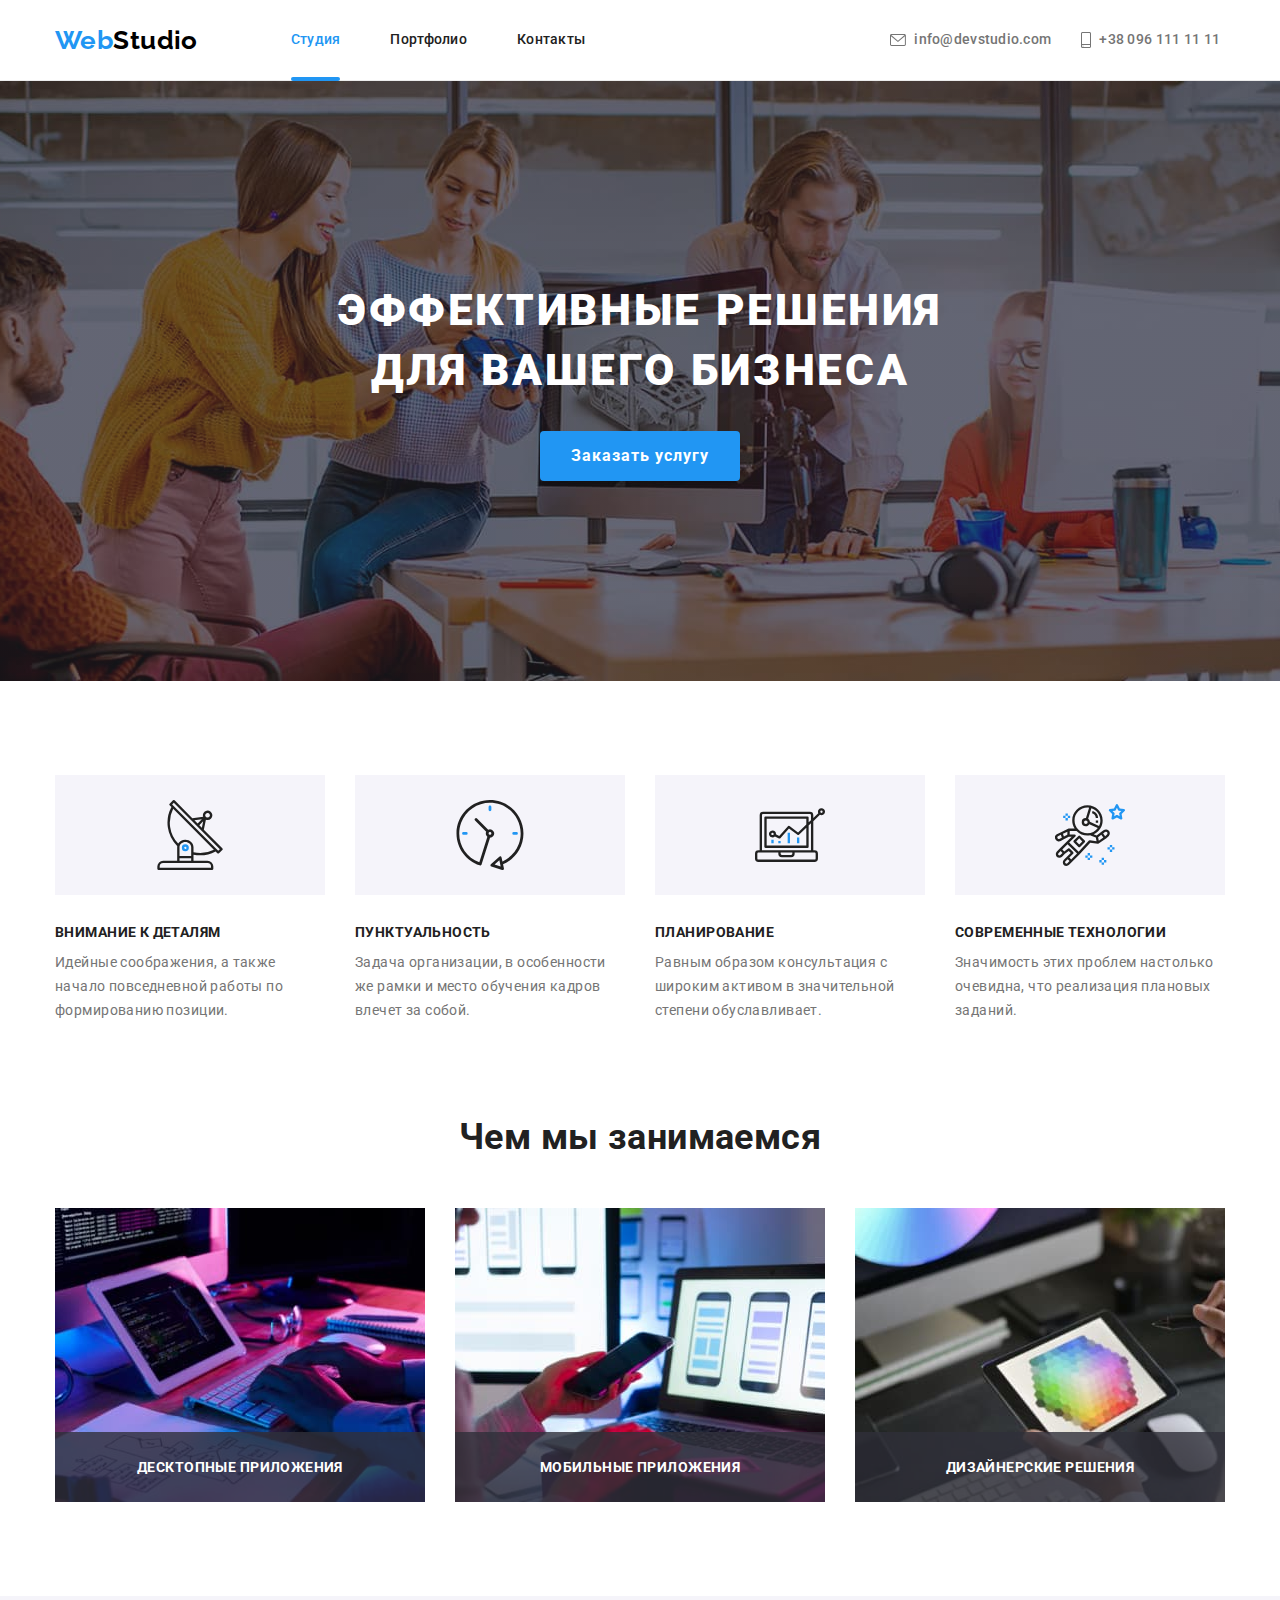
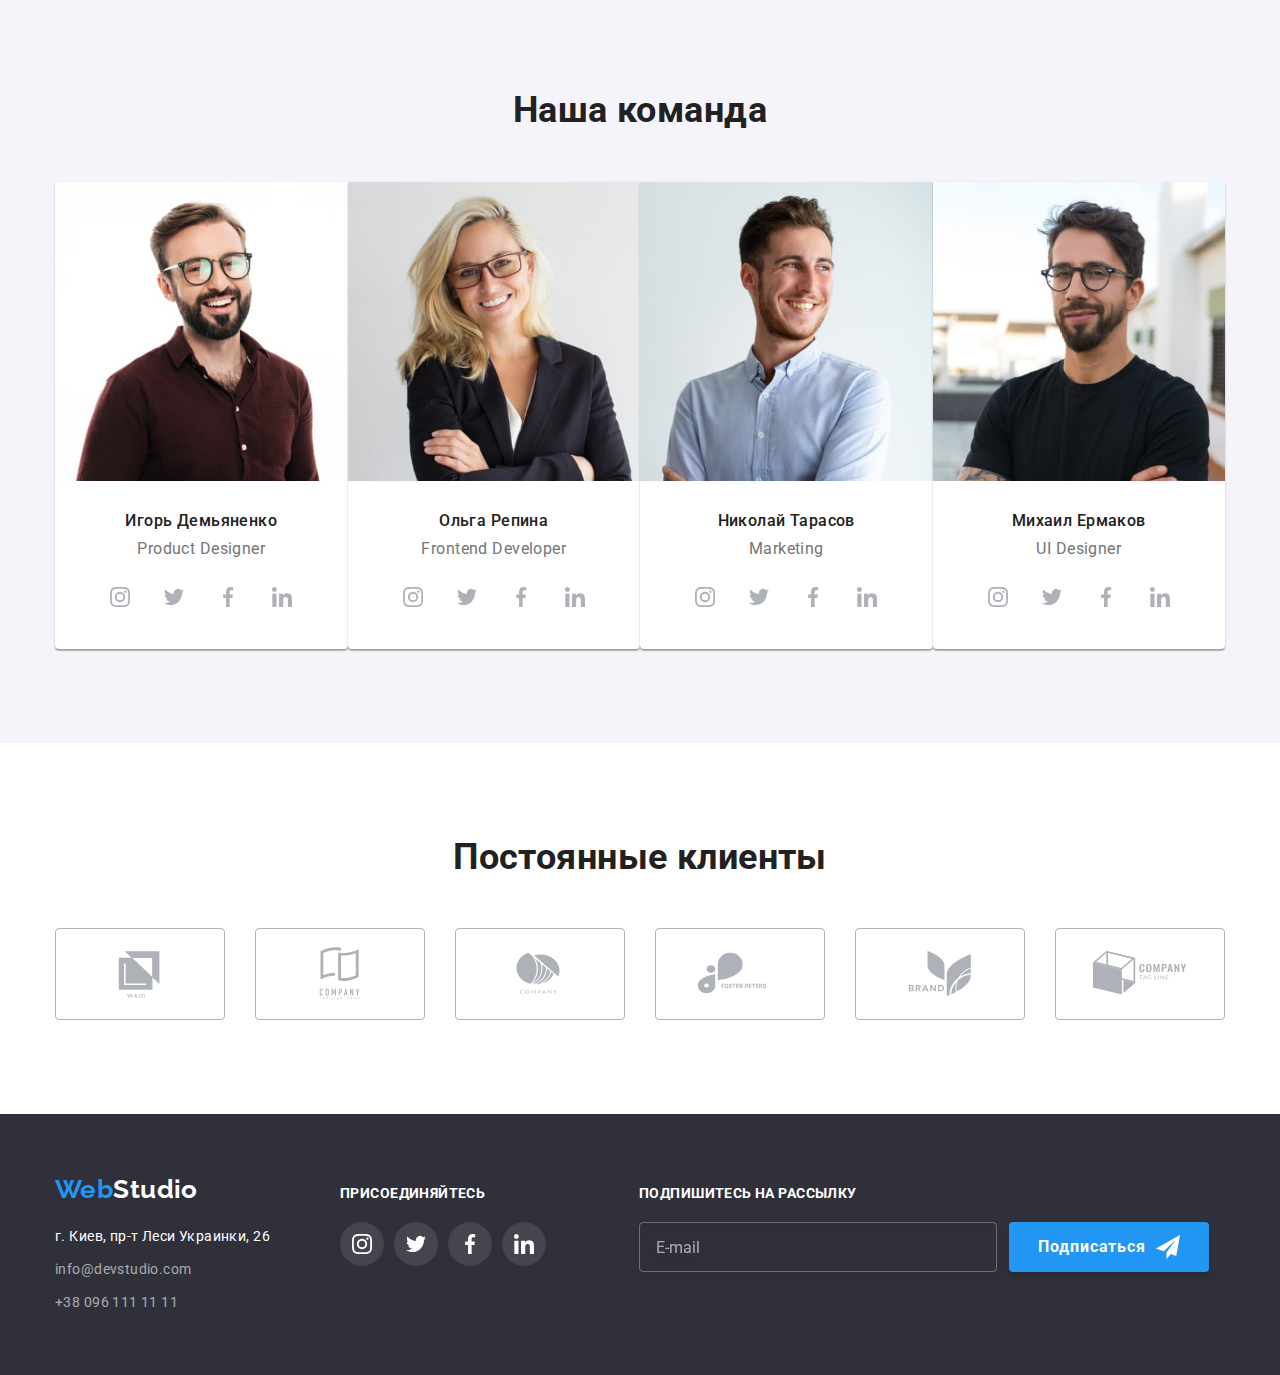
<file: index.html>
<!DOCTYPE html>
<html lang="ru">
  <head>
    <meta charset="UTF-8" />
    <meta http-equiv="X-UA-Compatible" content="IE=edge" />
    <meta name="viewport" content="width=device-width, initial-scale=1.0" />
    <title>Студия</title>
    <link
      href="https://fonts.googleapis.com/css2?family=Raleway:wght@700&family=Roboto:wght@400;500;700;900&display=swap"
      rel="stylesheet"
    />
    <link
      rel="stylesheet"
      href="https://cdnjs.cloudflare.com/ajax/libs/modern-normalize/1.1.0/modern-normalize.min.css"
    />
    <link rel="stylesheet" href="./css/main.min.css" />
  </head>
  <body>
    <!--Header-->
    <header class="header">
      <div class="container header__container">
        <nav class="nav">
          <a class="logo header__logo" href="./">
            <span class="logo__web">Web</span
            ><span class="logo__studio">Studio</span></a
          >
          <button
            type="button"
            class="nav__btn"
            aria-expanded="false"
            aria-controls="menu-block"
            data-menu-button
          >
            <svg
              width="40"
              height="40"
              aria-label="Переключатель мобильного меню"
            >
              <use
                class="nav__icon-cross"
                href="./images/icons.svg#icon-modal-close"
              ></use>
              <use
                class="nav__icon-menu"
                href="./images/icons.svg#icon-menu"
              ></use>
            </svg>
          </button>
          <div class="menu-block" id="menu-container" data-menu>
            <ul class="site-nav">
              <li class="site-nav__item">
                <a
                  href="./index.html"
                  class="site-nav__link site-nav__link--current"
                  >Студия</a
                >
              </li>
              <li class="site-nav__item">
                <a href="./portfolio.html" class="site-nav__link">Портфолио</a>
              </li>
              <li class="site-nav__item">
                <a href="" class="site-nav__link">Контакты</a>
              </li>
            </ul>

            <ul class="auth-nav">
              <li class="auth-nav__item auth-nav__mail">
                <a href="mailto:info@devstudio.com" class="auth-nav__link">
                  <svg class="auth-nav__icon auth-nav__icon-mail">
                    <use href="./images/icons.svg#icon-envelope"></use>
                  </svg>
                  info@devstudio.com
                </a>
              </li>
              <li class="auth-nav__item auth-nav__tel">
                <a
                  href="tel:+380961111111"
                  class="auth-nav__link auth-nav__link--large"
                >
                  <svg class="auth-nav__icon auth-nav__icon-tel">
                    <use href="./images/icons.svg#icon-smartphone"></use>
                  </svg>
                  +38 096 111 11 11
                </a>
              </li>
            </ul>

            <ul class="menu-block__socials-list">
              <li class="menu-block__social-item">
                <a class="menu-block__social-link" href="">Instagram</a>
              </li>
              <li class="menu-block__social-item">
                <a class="menu-block__social-link" href="">Twitter</a>
              </li>
              <li class="menu-block__social-item">
                <a class="menu-block__social-link" href="">Facebook</a>
              </li>
              <li class="menu-block__social-item">
                <a class="menu-block__social-link" href="">LinkedIn</a>
              </li>
            </ul>
          </div>
        </nav>
      </div>
    </header>

    <main>
      <!--Hero-->
      <section class="hero">
        <div class="container hero__container">
          <h1 class="hero__title">Эффективные решения для вашего бизнеса</h1>
          <button type="button" class="hero__button" data-modal-open>
            Заказать услугу
          </button>
        </div>
      </section>

      <!-- Modal -->
      <div class="backdrop backdrop--is-hidden" data-modal>
        <div class="modal">
          <p class="modal__text">Оставьте свои данные, мы вам перезвоним</p>
          <form class="form">
            <div class="form__field">
              <label for="name" class="form__label">Имя</label>
              <input type="text" name="name" id="name" class="form__input" />
              <svg class="form__icon">
                <use href="./images/icons.svg#icon-modal-name"></use>
              </svg>
            </div>
            <div class="form__field">
              <label for="tel" class="form__label">Телефон</label>
              <input type="tel" name="tel" id="tel" class="form__input" />
              <svg class="form__icon">
                <use href="./images/icons.svg#icon-modal-tel"></use>
              </svg>
            </div>
            <div class="form__field">
              <label for="email" class="form__label">Почта</label>
              <input type="email" name="email" id="email" class="form__input" />
              <svg class="form__icon">
                <use href="./images/icons.svg#icon-modal-email"></use>
              </svg>
            </div>
            <div class="form__field">
              <label for="commentary" class="form__label">Комментарий</label>
              <textarea
                name="commentary"
                id="commentary"
                class="form__textarea"
                placeholder="Введите текст"
              ></textarea>
            </div>
            <div class="form__policy-field">
              <input
                type="checkbox"
                name="policy"
                id="policy"
                class="form__policy-checkbox"
              />
              <label for="policy" class="form__policy-label">
                <span class="form__icon-checkbox">
                  <svg class="form__checkmark">
                    <use href="./images/icons.svg#icon-check"></use>
                  </svg>
                </span>
                Соглашаюсь с рассылкой и принимаю
                <a href="" class="form__policy-link"> Условия договора</a>
              </label>
            </div>
            <button type="submit" class="form__button">Отправить</button>
          </form>
          <button class="form__btn-close" data-modal-close>
            <svg class="form__close-icon">
              <use href="./images/icons.svg#icon-modal-close"></use>
            </svg>
          </button>
        </div>
      </div>

      <!--Specialities-->
      <section class="specialities">
        <div class="container specialities__container">
          <h2 class="section-title section-title--hidden">Наши преимущества</h2>
          <ul class="specialities__list">
            <li class="specialities__item">
              <div class="thumb">
                <svg class="thumb__icon">
                  <use href="./images/icons.svg#icon-antenna"></use>
                </svg>
              </div>
              <h3 class="thumb__title">Внимание к деталям</h3>
              <p class="thumb__text">
                Идейные соображения, а также начало повседневной работы по
                формированию позиции.
              </p>
            </li>
            <li class="specialities__item">
              <div class="thumb">
                <svg class="thumb__icon">
                  <use href="./images/icons.svg#icon-clock"></use>
                </svg>
              </div>
              <h3 class="thumb__title">Пунктуальность</h3>
              <p class="thumb__text">
                Задача организации, в особенности же рамки и место обучения
                кадров влечет за собой.
              </p>
            </li>
            <li class="specialities__item">
              <div class="thumb">
                <svg class="thumb__icon">
                  <use href="./images/icons.svg#icon-diagram"></use>
                </svg>
              </div>
              <h3 class="thumb__title">Планирование</h3>
              <p class="thumb__text">
                Равным образом консультация с широким активом в значительной
                степени обуславливает.
              </p>
            </li>
            <li class="specialities__item">
              <div class="thumb">
                <svg class="thumb__icon">
                  <use href="./images/icons.svg#icon-astronaut"></use>
                </svg>
              </div>
              <h3 class="thumb__title">Современные технологии</h3>
              <p class="thumb__text">
                Значимость этих проблем настолько очевидна, что реализация
                плановых заданий.
              </p>
            </li>
          </ul>
        </div>
      </section>

      <!--Profile-->
      <section class="profile">
        <div class="container profile__container">
          <h2 class="section-title">Чем мы занимаемся</h2>
          <ul class="profile__list">
            <li class="profile__item">
              <img
                loading="lazy"
                srcset="
                  ./images/img.jpg    1x,
                  ./images/img@2x.jpg 2x,
                  ./images/img@3x.jpg 3x
                "
                src="./images/img.jpg"
                alt="Программист пишет код"
                class="profile__image"
                width="370"
                height="294"
              />
              <div class="profile__overlay">
                <p class="profile__text">Десктопные приложения</p>
              </div>
            </li>
            <li class="profile__item">
              <img
                loading="lazy"
                srcset="
                  ./images/img(1).jpg    1x,
                  ./images/img(1)@2x.jpg 2x,
                  ./images/img(1)@3x.jpg 3x
                "
                src="./images/img(1).jpg"
                alt="Программист занимается разметкой веб-страницы"
                class="profile__image"
                width="370"
                height="294"
              />
              <div class="profile__overlay">
                <p class="profile__text">Мобильные приложения</p>
              </div>
            </li>
            <li class="profile__item">
              <img
                loading="lazy"
                srcset="
                  ./images/img(2).jpg    1x,
                  ./images/img(2)@2x.jpg 2x,
                  ./images/img(2)@3x.jpg 3x
                "
                src="./images/img(2).jpg"
                alt="Программист выбирает цвет из палитры"
                class="profile__image"
                width="370"
                height="294"
              />
              <div class="profile__overlay">
                <p class="profile__text">Дизайнерские решения</p>
              </div>
            </li>
          </ul>
        </div>
      </section>

      <!--Staff-->
      <section class="staff">
        <div class="container staff__container">
          <h2 class="section-title">Наша команда</h2>
          <ul class="staff__list">
            <li class="staff__item">
              <img
                srcset="
                  ./images/demianenko-450.jpg   450w,
                  ./images/demianenko-900.jpg   900w,
                  ./images/demianenko-1350.jpg 1350w
                "
                src="./images/demianenko-450.jpg"
                alt="Игорь Демьяненко"
                class="staff__image"
                sizes="(min-width: 1200px) 25vw, (min-width: 768px) 50vw, 100vw"
              />
              <div class="staff__card">
                <h3 class="staff__name">Игорь Демьяненко</h3>
                <p class="staff__position">Product Designer</p>
                <ul class="socials">
                  <li class="socials__item">
                    <a class="socials__link" href="" aria-label="Instagram">
                      <svg class="socials__icon">
                        <use href="./images/icons.svg#icon-instagram"></use>
                      </svg>
                    </a>
                  </li>
                  <li class="socials__item">
                    <a class="socials__link" href="" aria-label="Twitter">
                      <svg class="socials__icon">
                        <use href="./images/icons.svg#icon-twitter"></use>
                      </svg>
                    </a>
                  </li>
                  <li class="socials__item">
                    <a class="socials__link" href="" aria-label="Facebook">
                      <svg class="socials__icon">
                        <use href="./images/icons.svg#icon-facebook"></use>
                      </svg>
                    </a>
                  </li>
                  <li class="socials__item">
                    <a class="socials__link" href="" aria-label="LinkedIn">
                      <svg class="socials__icon">
                        <use href="./images/icons.svg#icon-linkedin"></use>
                      </svg>
                    </a>
                  </li>
                </ul>
              </div>
            </li>
            <li class="staff__item">
              <img
                srcset="
                  ./images/repina-450.jpg   450w,
                  ./images/repina-900.jpg   900w,
                  ./images/repina-1350.jpg 1350w
                "
                src="./images/repina-450.jpg"
                alt="Ольга Репина"
                class="staff__image"
                sizes="(min-width: 1200px) 25vw, (min-width: 768px) 50vw, 100vw"
              />
              <div class="staff__card">
                <h3 class="staff__name">Ольга Репина</h3>
                <p class="staff__position">Frontend Developer</p>
                <ul class="socials">
                  <li class="socials__item">
                    <a class="socials__link" href="" aria-label="Instagram">
                      <svg class="socials__icon">
                        <use href="./images/icons.svg#icon-instagram"></use>
                      </svg>
                    </a>
                  </li>
                  <li class="socials__item">
                    <a class="socials__link" href="" aria-label="Twitter">
                      <svg class="socials__icon">
                        <use href="./images/icons.svg#icon-twitter"></use>
                      </svg>
                    </a>
                  </li>
                  <li class="socials__item">
                    <a class="socials__link" href="" aria-label="Facebook">
                      <svg class="socials__icon">
                        <use href="./images/icons.svg#icon-facebook"></use>
                      </svg>
                    </a>
                  </li>
                  <li class="socials__item">
                    <a class="socials__link" href="" aria-label="LinkedIn">
                      <svg class="socials__icon">
                        <use href="./images/icons.svg#icon-linkedin"></use>
                      </svg>
                    </a>
                  </li>
                </ul>
              </div>
            </li>
            <li class="staff__item">
              <img
                srcset="
                  ./images/tarasov-450.jpg   450w,
                  ./images/tarasov-900.jpg   900w,
                  ./images/tarasov-1350.jpg 1350w
                "
                src="./images/tarasov-450.jpg"
                alt="Николай Тарасов"
                class="staff__image"
                sizes="(min-width: 1200px) 25vw, (min-width: 768px) 50vw, 100vw"
              />
              <div class="staff__card">
                <h3 class="staff__name">Николай Тарасов</h3>
                <p class="staff__position">Marketing</p>
                <ul class="socials">
                  <li class="socials__item">
                    <a class="socials__link" href="" aria-label="Instagram">
                      <svg class="socials__icon">
                        <use href="./images/icons.svg#icon-instagram"></use>
                      </svg>
                    </a>
                  </li>
                  <li class="socials__item">
                    <a class="socials__link" href="" aria-label="Twitter">
                      <svg class="socials__icon">
                        <use href="./images/icons.svg#icon-twitter"></use>
                      </svg>
                    </a>
                  </li>
                  <li class="socials__item">
                    <a class="socials__link" href="" aria-label="Facebook">
                      <svg class="socials__icon">
                        <use href="./images/icons.svg#icon-facebook"></use>
                      </svg>
                    </a>
                  </li>
                  <li class="socials__item">
                    <a class="socials__link" href="" aria-label="LinkedIn">
                      <svg class="socials__icon">
                        <use href="./images/icons.svg#icon-linkedin"></use>
                      </svg>
                    </a>
                  </li>
                </ul>
              </div>
            </li>
            <li class="staff__item">
              <img
                srcset="
                  ./images/yermakov-450.jpg   450w,
                  ./images/yermakov-900.jpg   900w,
                  ./images/yermakov-1350.jpg 1350w
                "
                src="./images/yermakov-450.jpg"
                alt="Михаил Ермаков"
                class="staff__image"
                sizes="(min-width: 1200px) 25vw, (min-width: 768px) 50vw, 100vw"
              />
              <div class="staff__card">
                <h3 class="staff__name">Михаил Ермаков</h3>
                <p class="staff__position">UI Designer</p>
                <ul class="socials">
                  <li class="socials__item">
                    <a class="socials__link" href="" aria-label="Instagram">
                      <svg class="socials__icon">
                        <use href="./images/icons.svg#icon-instagram"></use>
                      </svg>
                    </a>
                  </li>
                  <li class="socials__item">
                    <a class="socials__link" href="" aria-label="Twitter">
                      <svg class="socials__icon">
                        <use href="./images/icons.svg#icon-twitter"></use>
                      </svg>
                    </a>
                  </li>
                  <li class="socials__item">
                    <a class="socials__link" href="" aria-label="Facebook">
                      <svg class="socials__icon">
                        <use href="./images/icons.svg#icon-facebook"></use>
                      </svg>
                    </a>
                  </li>
                  <li class="socials__item">
                    <a class="socials__link" href="" aria-label="LinkedIn">
                      <svg class="socials__icon">
                        <use href="./images/icons.svg#icon-linkedin"></use>
                      </svg>
                    </a>
                  </li>
                </ul>
              </div>
            </li>
          </ul>
        </div>
      </section>

      <!-- Clients -->
      <section class="clients">
        <div class="container clients__container">
          <h2 class="section-title">Постоянные клиенты</h2>
          <ul class="clients__list">
            <li class="clients__item">
              <a href="" class="clients__link">
                <svg class="clients__icon">
                  <use href="./images/icons.svg#icon-yaco"></use>
                </svg>
              </a>
            </li>
            <li class="clients__item">
              <a href="" class="clients__link">
                <svg class="clients__icon">
                  <use href="./images/icons.svg#icon-company-tagline"></use>
                </svg>
              </a>
            </li>
            <li class="clients__item">
              <a href="" class="clients__link">
                <svg class="clients__icon">
                  <use href="./images/icons.svg#icon-company"></use>
                </svg>
              </a>
            </li>
            <li class="clients__item">
              <a href="" class="clients__link">
                <svg class="clients__icon">
                  <use href="./images/icons.svg#icon-foster-peters"></use>
                </svg>
              </a>
            </li>
            <li class="clients__item">
              <a href="" class="clients__link">
                <svg class="clients__icon">
                  <use href="./images/icons.svg#icon-brand"></use>
                </svg>
              </a>
            </li>
            <li class="clients__item">
              <a href="" class="clients__link">
                <svg class="clients__icon">
                  <use href="./images/icons.svg#icon-company-tag-line"></use>
                </svg>
              </a>
            </li>
          </ul>
        </div>
      </section>
    </main>

    <!--Footer-->
    <footer class="footer">
      <div class="container footer__container">
        <div class="auth-block">
          <a class="logo footer__logo" href="./">
            <span class="logo__web">Web</span
            ><span class="logo__studio logo__studio--inverse">Studio</span></a
          >
          <address>
            <ul class="footer-nav">
              <li class="footer-nav__item footer-nav__address">
                г. Киев, пр-т Леси Украинки, 26
              </li>
              <li class="footer-nav__item">
                <a href="mailto:info@devstudio.com" class="footer-nav__auth"
                  >info@devstudio.com</a
                >
              </li>
              <li class="footer-nav__item">
                <a href="tel:+380961111111" class="footer-nav__auth"
                  >+38 096 111 11 11</a
                >
              </li>
            </ul>
          </address>
        </div>

        <div class="socials-block">
          <p class="socials-block__text">Присоединяйтесь</p>
          <ul class="socials">
            <li class="socials__item">
              <a
                href=""
                class="socials__link socials__link--inverse"
                aria-label="Instagram"
              >
                <svg class="socials__icon">
                  <use href="./images/icons.svg#icon-instagram"></use>
                </svg>
              </a>
            </li>
            <li class="socials__item">
              <a
                href=""
                class="socials__link socials__link--inverse"
                aria-label="Twitter"
              >
                <svg class="socials__icon">
                  <use href="./images/icons.svg#icon-twitter"></use>
                </svg>
              </a>
            </li>
            <li class="socials__item">
              <a
                href=""
                class="socials__link socials__link--inverse"
                aria-label="Facebook"
              >
                <svg class="socials__icon">
                  <use href="./images/icons.svg#icon-facebook"></use>
                </svg>
              </a>
            </li>
            <li class="socials__item">
              <a
                href=""
                class="socials__link socials__link--inverse"
                aria-label="LinkedIn"
              >
                <svg class="socials__icon">
                  <use href="./images/icons.svg#icon-linkedin"></use>
                </svg>
              </a>
            </li>
          </ul>
        </div>

        <div class="sub-block">
          <p class="sub-block__text">Подпишитесь на рассылку</p>
          <form class="sub-form">
            <div class="sub-form__field">
              <label for="sub-email" class="form-label"></label>
              <input
                class="sub-form__input"
                type="email"
                name="sub-email"
                id="sub-email"
                autocomplete="on"
                placeholder="E-mail"
              />
            </div>
            <button type="submit" class="sub-form__button">
              Подписаться
              <svg class="button__icon">
                <use href="./images/icons.svg#icon-send"></use>
              </svg>
            </button>
          </form>
        </div>
      </div>
    </footer>
    <script src="./js/menu.js"></script>
    <script src="./js/modal.js"></script>
  </body>
</html>
</file>
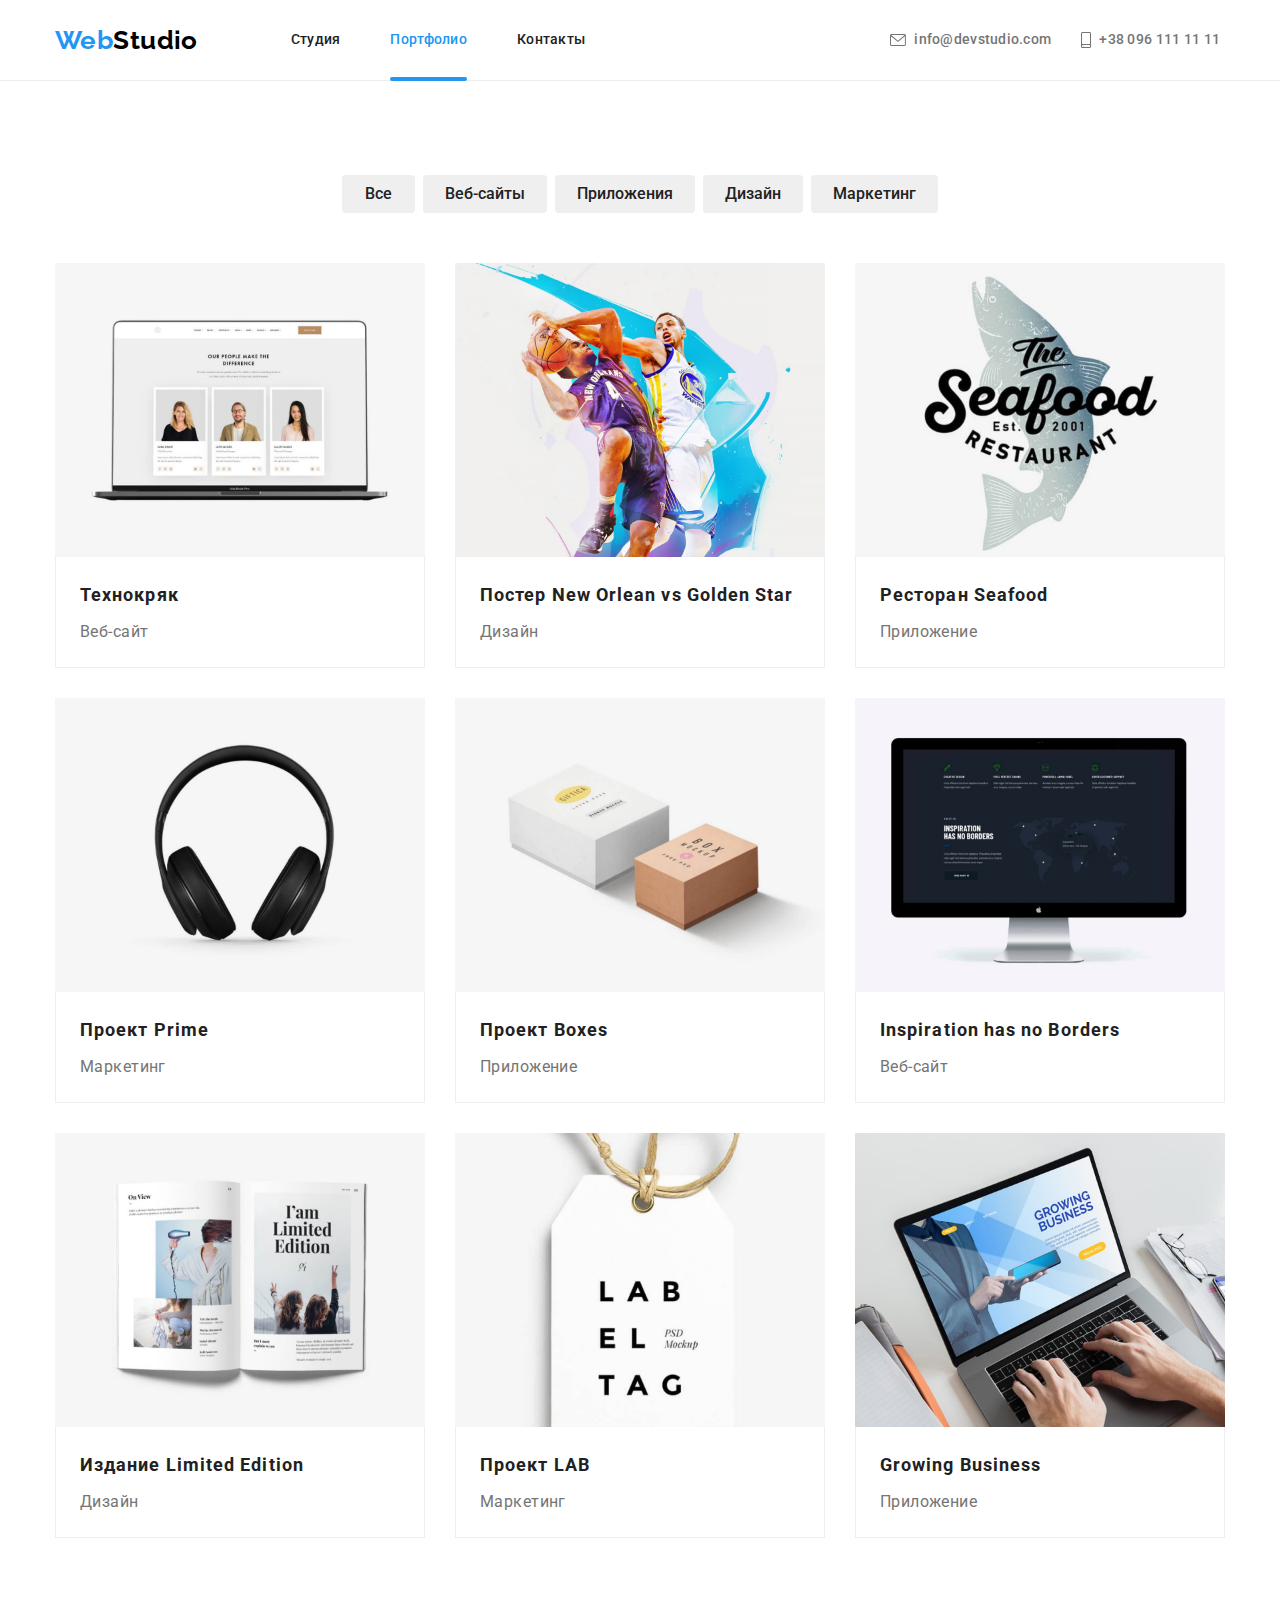
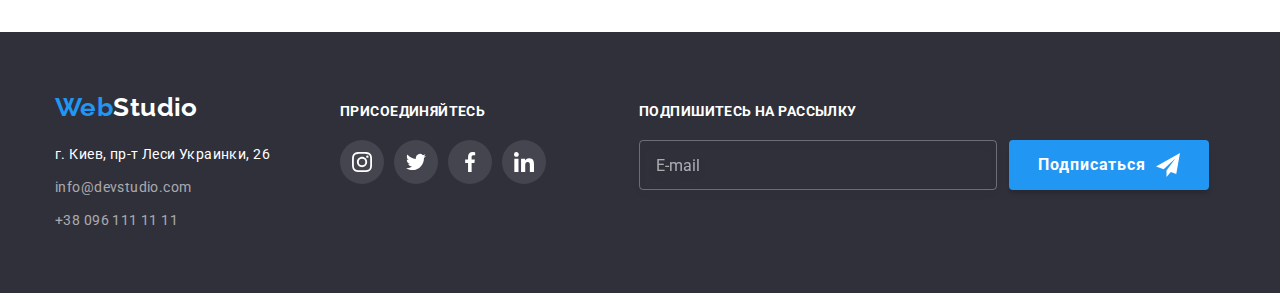
<file: portfolio.html>
<!DOCTYPE html>
<html lang="ru">
  <head>
    <meta charset="UTF-8" />
    <meta http-equiv="X-UA-Compatible" content="IE=edge" />
    <meta name="viewport" content="width=device-width, initial-scale=1.0" />
    <title>Портфолио</title>
    <link
      href="https://fonts.googleapis.com/css2?family=Raleway:wght@700&family=Roboto:wght@400;500;700;900&display=swap"
      rel="stylesheet"
    />
    <link
      rel="stylesheet"
      href="https://cdnjs.cloudflare.com/ajax/libs/modern-normalize/1.1.0/modern-normalize.min.css"
    />
    <link rel="stylesheet" href="./css/main.min.css" />
  </head>
  <body>
    <!--Header-->
    <header class="header">
      <div class="container header__container">
        <nav class="nav">
          <a class="logo header__logo" href="./">
            <span class="logo__web">Web</span
            ><span class="logo__studio">Studio</span></a
          >
          <button
            type="button"
            class="nav__btn"
            aria-expanded="false"
            aria-controls="menu-block"
            data-menu-button
          >
            <svg
              width="40"
              height="40"
              aria-label="Переключатель мобильного меню"
            >
              <use
                class="nav__icon-cross"
                href="./images/icons.svg#icon-modal-close"
              ></use>
              <use
                class="nav__icon-menu"
                href="./images/icons.svg#icon-menu"
              ></use>
            </svg>
          </button>
          <div class="menu-block" id="menu-container" data-menu>
            <ul class="site-nav">
              <li class="site-nav__item">
                <a href="./index.html" class="site-nav__link">Студия</a>
              </li>
              <li class="site-nav__item">
                <a
                  href="./portfolio.html"
                  class="site-nav__link site-nav__link--current"
                  >Портфолио</a
                >
              </li>
              <li class="site-nav__item">
                <a href="" class="site-nav__link">Контакты</a>
              </li>
            </ul>

            <ul class="auth-nav">
              <li class="auth-nav__item auth-nav__mail">
                <a href="mailto:info@devstudio.com" class="auth-nav__link">
                  <svg class="auth-nav__icon" width="16" height="12">
                    <use href="./images/icons.svg#icon-envelope"></use>
                  </svg>
                  info@devstudio.com
                </a>
              </li>
              <li class="auth-nav__item auth-nav__tel">
                <a
                  href="tel:+380961111111"
                  class="auth-nav__link auth-nav__link--large"
                >
                  <svg class="auth-nav__icon" width="10" height="16">
                    <use href="./images/icons.svg#icon-smartphone"></use>
                  </svg>
                  +38 096 111 11 11
                </a>
              </li>
            </ul>

            <ul class="menu-block__socials-list">
              <li class="menu-block__social-item">
                <a class="menu-block__social-link" href="">Instagram</a>
              </li>
              <li class="menu-block__social-item">
                <a class="menu-block__social-link" href="">Twitter</a>
              </li>
              <li class="menu-block__social-item">
                <a class="menu-block__social-link" href="">Facebook</a>
              </li>
              <li class="menu-block__social-item">
                <a class="menu-block__social-link" href="">LinkedIn</a>
              </li>
            </ul>
          </div>
        </nav>
      </div>
    </header>

    <main>
      <!--Portfolio-->
      <section class="portfolio">
        <div class="container portfolio__container">
          <h1 class="section-title section-title--hidden">Портфолио</h1>
          <ul class="filter">
            <li class="filter__item">
              <button type="button" class="filter__button">Все</button>
            </li>
            <li class="filter__item">
              <button type="button" class="filter__button">Веб-сайты</button>
            </li>
            <li class="filter__item">
              <button type="button" class="filter__button">Приложения</button>
            </li>
            <li class="filter__item">
              <button type="button" class="filter__button">Дизайн</button>
            </li>
            <li class="filter__item">
              <button type="button" class="filter__button">Маркетинг</button>
            </li>
          </ul>

          <ul class="portfolio__list">
            <li class="portfolio__item">
              <a href="" class="portfolio__link">
                <div class="portfolio__thumb">
                  <picture>
                    <source
                      srcset="
                        ./images/technokriak-370.jpg   370w,
                        ./images/technokriak-740.jpg   740w,
                        ./images/technokriak-1110.jpg 1110w
                      "
                      media="(min-width: 1200px)"
                    />
                    <source
                      srcset="
                        ./images/technokriak-354.jpg   354w,
                        ./images/technokriak-708.jpg   708w,
                        ./images/technokriak-1062.jpg 1062w
                      "
                      media="(min-width: 768px)"
                    />
                    <source
                      srcset="
                        ./images/technokriak-450.jpg   450w,
                        ./images/technokriak-900.jpg   900w,
                        ./images/technokriak-1350.jpg 1350w
                      "
                      media="(max-width: 767px)"
                    />
                    <img
                      src="./images/technokriak-354.jpg"
                      alt="Скриншот сайта Технокряк"
                      class="portfolio__image"
                      sizes="(min-width: 1200px) 33vw, (min-width: 768px) 50vw, 100vw"
                    />
                  </picture>

                  <div class="portfolio__overlay">
                    <p class="portfolio__text">
                      Ресурс предлагает комплексные предложения с разным уровнем
                      функционала и сервисов. Все это позволит посетителю
                      получить исчерпывающие сведения о компании или частном
                      лице.
                    </p>
                  </div>
                </div>
                <div class="portfolio__description">
                  <h2 class="portfolio__product-name">Технокряк</h2>
                  <p class="portfolio__product-type">Веб-сайт</p>
                </div>
              </a>
            </li>
            <li class="portfolio__item">
              <a href="" class="portfolio__link">
                <div class="portfolio__thumb">
                  <picture>
                    <source
                      srcset="
                        ./images/poster-370.jpg   370w,
                        ./images/poster-740.jpg   740w,
                        ./images/poster-1110.jpg 1110w
                      "
                      media="(min-width: 1200px)"
                    />
                    <source
                      srcset="
                        ./images/poster-354.jpg   354w,
                        ./images/poster-708.jpg   708w,
                        ./images/poster-1062.jpg 1062w
                      "
                      media="(min-width: 768px)"
                    />
                    <source
                      srcset="
                        ./images/poster-450.jpg   450w,
                        ./images/poster-900.jpg   900w,
                        ./images/poster-1350.jpg 1350w
                      "
                      media="(max-width: 767px)"
                    />
                    <img
                      src="./images/poster-354.jpg"
                      alt="Двое баскетболистов борются за мяч"
                      class="portfolio__image"
                      sizes="(min-width: 1200px) 33vw, (min-width: 768px) 50vw, 100vw"
                    />
                  </picture>
                  <div class="portfolio__overlay">
                    <p class="portfolio__text">
                      Ресурс предлагает комплексные предложения с разным уровнем
                      функционала и сервисов. Все это позволит посетителю
                      получить исчерпывающие сведения о компании или частном
                      лице.
                    </p>
                  </div>
                </div>
                <div class="portfolio__description">
                  <h2 class="portfolio__product-name">
                    Постер New Orlean vs Golden Star
                  </h2>
                  <p class="portfolio__product-type">Дизайн</p>
                </div>
              </a>
            </li>
            <li class="portfolio__item">
              <a href="" class="portfolio__link">
                <div class="portfolio__thumb">
                  <picture>
                    <source
                      srcset="
                        ./images/seafood-370.jpg   370w,
                        ./images/seafood-740.jpg   740w,
                        ./images/seafood-1110.jpg 1110w
                      "
                      media="(min-width: 1200px)"
                    />
                    <source
                      srcset="
                        ./images/seafood-354.jpg   354w,
                        ./images/seafood-708.jpg   708w,
                        ./images/seafood-1062.jpg 1062w
                      "
                      media="(min-width: 768px)"
                    />
                    <source
                      srcset="
                        ./images/seafood-450.jpg   450w,
                        ./images/seafood-900.jpg   900w,
                        ./images/seafood-1350.jpg 1350w
                      "
                      media="(max-width: 767px)"
                    />
                    <img
                      src="./images/seafood-354.jpg"
                      alt="Логотип ресторана Seafood"
                      class="portfolio__image"
                      sizes="(min-width: 1200px) 33vw, (min-width: 768px) 50vw, 100vw"
                    />
                  </picture>
                  <div class="portfolio__overlay">
                    <p class="portfolio__text">
                      Ресурс предлагает комплексные предложения с разным уровнем
                      функционала и сервисов. Все это позволит посетителю
                      получить исчерпывающие сведения о компании или частном
                      лице.
                    </p>
                  </div>
                </div>
                <div class="portfolio__description">
                  <h2 class="portfolio__product-name">Ресторан Seafood</h2>
                  <p class="portfolio__product-type">Приложение</p>
                </div>
              </a>
            </li>
            <li class="portfolio__item">
              <a href="" class="portfolio__link">
                <div class="portfolio__thumb">
                  <picture>
                    <source
                      srcset="
                        ./images/prime-370.jpg   370w,
                        ./images/prime-740.jpg   740w,
                        ./images/prime-1110.jpg 1110w
                      "
                      media="(min-width: 1200px)"
                    />
                    <source
                      srcset="
                        ./images/prime-354.jpg   354w,
                        ./images/prime-708.jpg   708w,
                        ./images/prime-1062.jpg 1062w
                      "
                      media="(min-width: 768px)"
                    />
                    <source
                      srcset="
                        ./images/prime-450.jpg   450w,
                        ./images/prime-900.jpg   900w,
                        ./images/prime-1350.jpg 1350w
                      "
                      media="(max-width: 767px)"
                    />
                    <img
                      src="./images/prime-354.jpg"
                      alt="Черные наушники"
                      class="portfolio__image"
                      sizes="(min-width: 1200px) 33vw, (min-width: 768px) 50vw, 100vw"
                    />
                  </picture>
                  <div class="portfolio__overlay">
                    <p class="portfolio__text">
                      Ресурс предлагает комплексные предложения с разным уровнем
                      функционала и сервисов. Все это позволит посетителю
                      получить исчерпывающие сведения о компании или частном
                      лице.
                    </p>
                  </div>
                </div>
                <div class="portfolio__description">
                  <h2 class="portfolio__product-name">Проект Prime</h2>
                  <p class="portfolio__product-type">Маркетинг</p>
                </div>
              </a>
            </li>
            <li class="portfolio__item">
              <a href="" class="portfolio__link">
                <div class="portfolio__thumb">
                  <picture>
                    <source
                      srcset="
                        ./images/boxes-370.jpg   370w,
                        ./images/boxes-740.jpg   740w,
                        ./images/boxes-1110.jpg 1110w
                      "
                      media="(min-width: 1200px)"
                    />
                    <source
                      srcset="
                        ./images/boxes-354.jpg   354w,
                        ./images/boxes-708.jpg   708w,
                        ./images/boxes-1062.jpg 1062w
                      "
                      media="(min-width: 768px)"
                    />
                    <source
                      srcset="
                        ./images/boxes-450.jpg   450w,
                        ./images/boxes-900.jpg   900w,
                        ./images/boxes-1350.jpg 1350w
                      "
                      media="(max-width: 767px)"
                    />
                    <img
                      src="./images/boxes-354.jpg"
                      alt="Белая и бежевая коробка"
                      class="portfolio__image"
                      sizes="(min-width: 1200px) 33vw, (min-width: 768px) 50vw, 100vw"
                    />
                  </picture>
                  <div class="portfolio__overlay">
                    <p class="portfolio__text">
                      Ресурс предлагает комплексные предложения с разным уровнем
                      функционала и сервисов. Все это позволит посетителю
                      получить исчерпывающие сведения о компании или частном
                      лице.
                    </p>
                  </div>
                </div>
                <div class="portfolio__description">
                  <h2 class="portfolio__product-name">Проект Boxes</h2>
                  <p class="portfolio__product-type">Приложение</p>
                </div>
              </a>
            </li>
            <li class="portfolio__item">
              <a href="" class="portfolio__link">
                <div class="portfolio__thumb">
                  <picture>
                    <source
                      srcset="
                        ./images/inspiration-370.jpg   370w,
                        ./images/inspiration-740.jpg   740w,
                        ./images/inspiration-1110.jpg 1110w
                      "
                      media="(min-width: 1200px)"
                    />
                    <source
                      srcset="
                        ./images/inspiration-354.jpg   354w,
                        ./images/inspiration-708.jpg   708w,
                        ./images/inspiration-1062.jpg 1062w
                      "
                      media="(min-width: 768px)"
                    />
                    <source
                      srcset="
                        ./images/inspiration-450.jpg   450w,
                        ./images/inspiration-900.jpg   900w,
                        ./images/inspiration-1350.jpg 1350w
                      "
                      media="(max-width: 767px)"
                    />
                    <img
                      src="./images/inspiration-354.jpg"
                      alt="Скриншот сайта Inspiration has no Borders"
                      class="portfolio__image"
                      sizes="(min-width: 1200px) 33vw, (min-width: 768px) 50vw, 100vw"
                    />
                  </picture>
                  <div class="portfolio__overlay">
                    <p class="portfolio__text">
                      Ресурс предлагает комплексные предложения с разным уровнем
                      функционала и сервисов. Все это позволит посетителю
                      получить исчерпывающие сведения о компании или частном
                      лице.
                    </p>
                  </div>
                </div>
                <div class="portfolio__description">
                  <h2 class="portfolio__product-name">
                    Inspiration has no Borders
                  </h2>
                  <p class="portfolio__product-type">Веб-сайт</p>
                </div>
              </a>
            </li>
            <li class="portfolio__item">
              <a href="" class="portfolio__link">
                <div class="portfolio__thumb">
                  <picture>
                    <source
                      srcset="
                        ./images/limited-370.jpg   370w,
                        ./images/limited-740.jpg   740w,
                        ./images/limited-1110.jpg 1110w
                      "
                      media="(min-width: 1200px)"
                    />
                    <source
                      srcset="
                        ./images/limited-354.jpg   354w,
                        ./images/limited-708.jpg   708w,
                        ./images/limited-1062.jpg 1062w
                      "
                      media="(min-width: 768px)"
                    />
                    <source
                      srcset="
                        ./images/limited-450.jpg   450w,
                        ./images/limited-900.jpg   900w,
                        ./images/limited-1350.jpg 1350w
                      "
                      media="(max-width: 767px)"
                    />
                    <img
                      src="./images/limited-354.jpg"
                      alt="Обложка журнала Limited Edition"
                      class="portfolio__image"
                      sizes="(min-width: 1200px) 33vw, (min-width: 768px) 50vw, 100vw"
                    />
                  </picture>
                  <div class="portfolio__overlay">
                    <p class="portfolio__text">
                      Ресурс предлагает комплексные предложения с разным уровнем
                      функционала и сервисов. Все это позволит посетителю
                      получить исчерпывающие сведения о компании или частном
                      лице.
                    </p>
                  </div>
                </div>
                <div class="portfolio__description">
                  <h2 class="portfolio__product-name">
                    Издание Limited Edition
                  </h2>
                  <p class="portfolio__product-type">Дизайн</p>
                </div>
              </a>
            </li>
            <li class="portfolio__item">
              <a href="" class="portfolio__link">
                <div class="portfolio__thumb">
                  <picture>
                    <source
                      srcset="
                        ./images/lab-370.jpg   370w,
                        ./images/lab-740.jpg   740w,
                        ./images/lab-1110.jpg 1110w
                      "
                      media="(min-width: 1200px)"
                    />
                    <source
                      srcset="
                        ./images/lab-354.jpg   354w,
                        ./images/lab-708.jpg   708w,
                        ./images/lab-1062.jpg 1062w
                      "
                      media="(min-width: 768px)"
                    />
                    <source
                      srcset="
                        ./images/lab-450.jpg   450w,
                        ./images/lab-900.jpg   900w,
                        ./images/lab-1350.jpg 1350w
                      "
                      media="(max-width: 767px)"
                    />
                    <img
                      src="./images/lab-354.jpg"
                      alt="Бирка LABEL TAG"
                      class="portfolio__image"
                      sizes="(min-width: 1200px) 33vw, (min-width: 768px) 50vw, 100vw"
                    />
                  </picture>
                  <div class="portfolio__overlay">
                    <p class="portfolio__text">
                      Ресурс предлагает комплексные предложения с разным уровнем
                      функционала и сервисов. Все это позволит посетителю
                      получить исчерпывающие сведения о компании или частном
                      лице.
                    </p>
                  </div>
                </div>
                <div class="portfolio__description">
                  <h2 class="portfolio__product-name">Проект LAB</h2>
                  <p class="portfolio__product-type">Маркетинг</p>
                </div>
              </a>
            </li>
            <li class="portfolio__item">
              <a href="" class="portfolio__link">
                <div class="portfolio__thumb">
                  <picture>
                    <source
                      srcset="
                        ./images/growing-370.jpg   370w,
                        ./images/growing-740.jpg   740w,
                        ./images/growing-1110.jpg 1110w
                      "
                      media="(min-width: 1200px)"
                    />
                    <source
                      srcset="
                        ./images/growing-354.jpg   354w,
                        ./images/growing-708.jpg   708w,
                        ./images/growing-1062.jpg 1062w
                      "
                      media="(min-width: 768px)"
                    />
                    <source
                      srcset="
                        ./images/growing-450.jpg   450w,
                        ./images/growing-900.jpg   900w,
                        ./images/growing-1350.jpg 1350w
                      "
                      media="(max-width: 767px)"
                    />
                    <img
                      src="./images/growing-354.jpg"
                      alt="Мужчина пользуется приложением Growing Business"
                      class="portfolio__image"
                      sizes="(min-width: 1200px) 33vw, (min-width: 768px) 50vw, 100vw"
                    />
                  </picture>
                  <div class="portfolio__overlay">
                    <p class="portfolio__text">
                      Ресурс предлагает комплексные предложения с разным уровнем
                      функционала и сервисов. Все это позволит посетителю
                      получить исчерпывающие сведения о компании или частном
                      лице.
                    </p>
                  </div>
                </div>
                <div class="portfolio__description">
                  <h2 class="portfolio__product-name">Growing Business</h2>
                  <p class="portfolio__product-type">Приложение</p>
                </div>
              </a>
            </li>
          </ul>
        </div>
      </section>
    </main>

    <!--Footer-->
    <footer class="footer">
      <div class="container footer__container">
        <div class="auth-block">
          <a class="logo footer__logo" href="./">
            <span class="logo__web">Web</span
            ><span class="logo__studio logo__studio--inverse">Studio</span></a
          >
          <address>
            <ul class="footer-nav">
              <li class="footer-nav__item footer-nav__address">
                г. Киев, пр-т Леси Украинки, 26
              </li>
              <li class="footer-nav__item">
                <a href="mailto:info@devstudio.com" class="footer-nav__auth"
                  >info@devstudio.com</a
                >
              </li>
              <li class="footer-nav__item">
                <a href="tel:+380961111111" class="footer-nav__auth"
                  >+38 096 111 11 11</a
                >
              </li>
            </ul>
          </address>
        </div>

        <div class="socials-block">
          <p class="socials-block__text">Присоединяйтесь</p>
          <ul class="socials">
            <li class="socials__item">
              <a
                href=""
                class="socials__link socials__link--inverse"
                aria-label="Instagram"
              >
                <svg class="socials__icon">
                  <use href="./images/icons.svg#icon-instagram"></use>
                </svg>
              </a>
            </li>
            <li class="socials__item">
              <a
                href=""
                class="socials__link socials__link--inverse"
                aria-label="Twitter"
              >
                <svg class="socials__icon">
                  <use href="./images/icons.svg#icon-twitter"></use>
                </svg>
              </a>
            </li>
            <li class="socials__item">
              <a
                href=""
                class="socials__link socials__link--inverse"
                aria-label="Facebook"
              >
                <svg class="socials__icon">
                  <use href="./images/icons.svg#icon-facebook"></use>
                </svg>
              </a>
            </li>
            <li class="socials__item">
              <a
                href=""
                class="socials__link socials__link--inverse"
                aria-label="LinkedIn"
              >
                <svg class="socials__icon">
                  <use href="./images/icons.svg#icon-linkedin"></use>
                </svg>
              </a>
            </li>
          </ul>
        </div>

        <div class="sub-block">
          <p class="sub-block__text">Подпишитесь на рассылку</p>
          <form class="sub-form">
            <div class="sub-form__field">
              <label for="sub-email" class="form-label"></label>
              <input
                class="sub-form__input"
                type="email"
                name="sub-email"
                id="sub-email"
                autocomplete="on"
                placeholder="E-mail"
              />
            </div>
            <button type="submit" class="button sub-form__button">
              Подписаться
              <svg class="button__icon">
                <use href="./images/icons.svg#icon-send"></use>
              </svg>
            </button>
          </form>
        </div>
      </div>
    </footer>
    <script src="./js/menu.js"></script>
  </body>
</html>
</file>
<file: css/main.min.css>
@-webkit-keyframes menuUnderline{0%{-webkit-transform:translateY(29px) scaleX(100%);transform:translateY(29px) scaleX(100%)}100%{-webkit-transform:translateY(29px) scaleX(50%);transform:translateY(29px) scaleX(50%)}}@keyframes menuUnderline{0%{-webkit-transform:translateY(29px) scaleX(100%);transform:translateY(29px) scaleX(100%)}100%{-webkit-transform:translateY(29px) scaleX(50%);transform:translateY(29px) scaleX(50%)}}body{background-color:#fff;color:#757575;font-family:"Roboto",sans-serif;font-size:14px;letter-spacing:0.03em}@media screen and (max-width: 767px){body.modal-open{overflow:hidden}}a{text-decoration:none}p{margin:0px;padding:0px}ul{margin:0px;padding:0px;list-style:none}h1,h2,h3,h4,h5,h6{margin:0px;padding:0px}.container{max-width:480px;padding-left:15px;padding-right:15px;margin:0 auto}@media screen and (min-width: 768px){.container{max-width:768px}}@media screen and (min-width: 1200px){.container{max-width:1200px}}.logo{font-family:"Raleway",sans-serif;font-weight:700;font-size:24px;line-height:1.17}@media screen and (min-width: 1200px){.logo{font-size:26px;line-height:1.19}}.header__logo{margin-right:auto}@media screen and (min-width: 768px){.header__logo{margin-right:88px}}@media screen and (min-width: 1200px){.header__logo{margin-right:93px}}.logo__web{color:#2196f3}.logo__studio{color:#000}.logo__studio--inverse{color:#fff}.footer__logo{display:inline-block;margin-right:0;margin-bottom:20px}.header{border-bottom:1px solid #ececec}.header__container{position:relative;display:-webkit-box;display:-ms-flexbox;display:flex;-webkit-box-align:center;-ms-flex-align:center;align-items:center}.nav{display:-webkit-box;display:-ms-flexbox;display:flex;-webkit-box-align:center;-ms-flex-align:center;align-items:center;width:100%}.nav__icon-cross{display:none}.nav__btn--is-open .nav__icon-cross{display:block}.nav__btn--is-open .nav__icon-menu{display:none}.nav__btn{display:-webkit-inline-box;display:-ms-inline-flexbox;display:inline-flex;margin:0;padding:10px 0;border:none;background-color:transparent;z-index:3;-webkit-transition:fill 250ms cubic-bezier(0.4, 0, 0.2, 1);transition:fill 250ms cubic-bezier(0.4, 0, 0.2, 1);cursor:pointer}.nav__btn:hover,.nav__btn:focus{fill:#2196f3}@media screen and (min-width: 768px){.nav__btn{display:none}}@media screen and (max-width: 767px){.menu-block{position:absolute;top:0;left:0;display:none;height:796px;width:100%;padding-top:48px;padding-bottom:48px;padding-left:40px;padding-right:40px;background-color:#fff;z-index:1}}@media screen and (min-width: 768px){.menu-block{display:-webkit-box;display:-ms-flexbox;display:flex;-webkit-box-align:center;-ms-flex-align:center;align-items:center}}.menu-block--is-open{display:block}.menu-block__socials-list{display:inline-block;font-size:0px}@media screen and (min-width: 768px){.menu-block__socials-list{display:none}}.menu-block__social-item{display:inline-block;padding-right:10px;font-weight:500;font-size:18px;line-height:1.23}.menu-block__social-item:not(:first-child){border-left:1px solid rgba(33,33,33,0.2);padding-left:10px}.menu-block__social-link{color:#2196f3}.site-nav{font-weight:500;letter-spacing:0.02em}@media screen and (max-width: 767px){.site-nav{font-size:40px;line-height:1.18;margin-bottom:302px}.site-nav__item:not(:last-child){margin-bottom:32px}}@media screen and (min-width: 768px){.site-nav{display:-webkit-box;display:-ms-flexbox;display:flex;margin-right:84px;line-height:1.14}.site-nav__item:not(:last-child){margin-right:50px}}@media screen and (min-width: 1200px){.site-nav{margin-right:305px}}.site-nav__link{display:block;color:#212121;-webkit-transition:color 250ms cubic-bezier(0.4, 0, 0.2, 1);transition:color 250ms cubic-bezier(0.4, 0, 0.2, 1)}.site-nav__link:hover,.site-nav__link:focus{color:#2196f3}@media screen and (min-width: 768px){.site-nav__link{position:relative;padding-top:32px;padding-bottom:32px}.site-nav__link--current{color:#2196f3}.site-nav__link--current::after{position:absolute;-webkit-transform:translateY(29px) scaleX(100%);transform:translateY(29px) scaleX(100%);display:block;content:"";width:100%;height:4px;background-color:#2196f3;border-radius:2px}.site-nav__link--current:hover::after{-webkit-animation-name:menuUnderline;animation-name:menuUnderline;-webkit-animation-duration:1000ms;animation-duration:1000ms;-webkit-animation-direction:alternate;animation-direction:alternate;-webkit-animation-timing-function:cubic-bezier(0.4, 0, 0.2, 1);animation-timing-function:cubic-bezier(0.4, 0, 0.2, 1);-webkit-animation-iteration-count:infinite;animation-iteration-count:infinite}}.auth-nav{display:-webkit-box;display:-ms-flexbox;display:flex;font-weight:500;line-height:1.14;letter-spacing:0.02em}@media screen and (max-width: 767px){.auth-nav{-webkit-box-orient:vertical;-webkit-box-direction:reverse;-ms-flex-direction:column-reverse;flex-direction:column-reverse;margin-bottom:64px}}@media screen and (min-width: 768px) and (max-width: 1199px){.auth-nav{-webkit-box-orient:vertical;-webkit-box-direction:normal;-ms-flex-direction:column;flex-direction:column;font-size:12px;line-height:1.17}}.auth-nav__icon{margin-right:8px;fill:currentColor}@media screen and (max-width: 767px){.auth-nav__icon{display:none}}@media screen and (min-width: 768px){.auth-nav__icon-mail{width:14px;height:10px}.auth-nav__icon-tel{width:10px;height:14px}}@media screen and (min-width: 1200px){.auth-nav__icon-mail{width:16px;height:12px}.auth-nav__icon-tel{width:10px;height:16px}}.auth-nav__link{display:-webkit-box;display:-ms-flexbox;display:flex;-webkit-box-align:center;-ms-flex-align:center;align-items:center;color:#757575;-webkit-transition:color 250ms cubic-bezier(0.4, 0, 0.2, 1);transition:color 250ms cubic-bezier(0.4, 0, 0.2, 1)}@media screen and (max-width: 767px){.auth-nav__link--large{color:#2196f3}}.auth-nav__link:hover,.auth-nav__link:focus{color:#2196f3}@media screen and (max-width: 767px){.auth-nav__tel{margin-bottom:32px;font-weight:500;font-size:34px;line-height:1.18;letter-spacing:0.02em}}@media screen and (max-width: 767px){.auth-nav__mail{font-weight:500;font-size:24px;line-height:1.17;letter-spacing:0.02em}}@media screen and (min-width: 768px) and (max-width: 1199px){.auth-nav__mail{margin-bottom:10px}}@media screen and (min-width: 1200px){.auth-nav__mail{margin-right:30px}}.hero{max-width:1600px;height:400px;margin-left:auto;margin-right:auto;text-align:center;background-color:#2f303a;background-image:-webkit-gradient(linear, left top, right top, from(rgba(47,48,58,0.4)), to(rgba(47,48,58,0.4))),url(../images/banner.jpg);background-image:linear-gradient(to right, rgba(47,48,58,0.4), rgba(47,48,58,0.4)),url(../images/banner.jpg);background-size:cover;background-repeat:no-repeat;background-position:center;color:#fff}@media screen and (min-width: 1200px){.hero{height:600px}}.hero__container{padding-top:118px;padding-bottom:118px}@media screen and (min-width: 1200px){.hero__container{padding-top:200px;padding-bottom:200px}}.hero__title{max-width:360px;margin-left:auto;margin-right:auto;margin-bottom:30px;font-weight:900;font-size:26px;line-height:1.62;letter-spacing:0.06em;text-transform:uppercase}@media screen and (min-width: 1200px){.hero__title{max-width:700px;font-size:44px;line-height:1.36}}.hero__button,.form__button,.sub-form__button{width:200px;height:50px;background-color:#2196f3;color:#fff;font-weight:700;font-size:16px;line-height:1.88;letter-spacing:0.06em;border-radius:4px;border-color:transparent;-webkit-box-shadow:0px 4px 4px rgba(0,0,0,0.15);box-shadow:0px 4px 4px rgba(0,0,0,0.15);cursor:pointer}.button__icon{width:24px;height:24px;margin-left:10px;fill:#fff}.form__button{margin-left:auto;margin-right:auto}.sub-form__button{display:-webkit-inline-box;display:-ms-inline-flexbox;display:inline-flex;-webkit-box-pack:center;-ms-flex-pack:center;justify-content:center;-webkit-box-align:center;-ms-flex-align:center;align-items:center;margin-left:12px}.backdrop{position:fixed;top:0;left:0;z-index:1;width:100vw;height:100vh;background-color:rgba(0,0,0,0.5);opacity:1;-webkit-transition:opacity 250ms cubic-bezier(0.4, 0, 0.2, 1);transition:opacity 250ms cubic-bezier(0.4, 0, 0.2, 1)}@media screen and (max-width: 767px){.backdrop{padding-top:94px;padding-bottom:94px;padding-left:15px;padding-right:15px;overflow-y:scroll}}.backdrop--is-hidden{visibility:hidden;opacity:0;pointer-events:none}.modal{-webkit-transform:scale(1);transform:scale(1);padding-top:40px;padding-left:40px;padding-right:40px;padding-bottom:40px;background-color:#fff;-webkit-box-shadow:0px 1px 3px rgba(0,0,0,0.12),0px 1px 1px rgba(0,0,0,0.14),0px 2px 1px rgba(0,0,0,0.2);box-shadow:0px 1px 3px rgba(0,0,0,0.12),0px 1px 1px rgba(0,0,0,0.14),0px 2px 1px rgba(0,0,0,0.2);border-radius:4px;-webkit-transition:-webkit-transform 250ms cubic-bezier(0.4, 0, 0.2, 1);transition:-webkit-transform 250ms cubic-bezier(0.4, 0, 0.2, 1);transition:transform 250ms cubic-bezier(0.4, 0, 0.2, 1);transition:transform 250ms cubic-bezier(0.4, 0, 0.2, 1), -webkit-transform 250ms cubic-bezier(0.4, 0, 0.2, 1)}@media screen and (max-width: 767px){.modal{max-width:480px;margin-left:auto;margin-right:auto}}@media screen and (min-width: 768px){.modal{position:absolute;top:50%;left:50%;min-width:450px;min-height:610px;-webkit-transform:translate(-50%, -50%) scale(1);transform:translate(-50%, -50%) scale(1)}}@media screen and (min-width: 1200px){.modal{min-width:530px;min-height:580px}}.backdrop--is-hidden .modal{-webkit-transform:scale(0.9);transform:scale(0.9)}@media screen and (min-width: 768px){.backdrop--is-hidden .modal{-webkit-transform:translate(-50%, -50%) scale(0.9);transform:translate(-50%, -50%) scale(0.9)}}.modal__text{font-weight:700;font-size:20px;line-height:1.5;text-align:center;color:#212121;margin-bottom:12px}.form{display:-webkit-box;display:-ms-flexbox;display:flex;-webkit-box-orient:vertical;-webkit-box-direction:normal;-ms-flex-direction:column;flex-direction:column}.form__field{position:relative;margin-bottom:10px}.form__field:nth-child(4){margin-bottom:20px}.form__icon{position:absolute;top:29px;left:12px;width:18px;height:18px;fill:#212121;-webkit-transition:fill 250ms cubic-bezier(0.4, 0, 0.2, 1);transition:fill 250ms cubic-bezier(0.4, 0, 0.2, 1)}.form__input:focus ~ .form__icon{fill:#2196f3}.form__label{display:block;margin-bottom:4px;font-size:12px;line-height:1.17;letter-spacing:0.01em;color:#757575}.form__input{width:100%;height:40px;padding-left:42px;border:1px solid rgba(33,33,33,0.2);border-radius:4px;font-size:12px;line-height:1.17;letter-spacing:0.01em;-webkit-transition:border-color 250ms cubic-bezier(0.4, 0, 0.2, 1);transition:border-color 250ms cubic-bezier(0.4, 0, 0.2, 1)}.form__input:focus{border:1px solid;border-color:#2196f3;outline:none}.form__textarea{width:100%;height:120px;padding-top:12px;padding-left:16px;padding-right:16px;resize:none;border:1px solid rgba(33,33,33,0.2);border-radius:4px;font-size:12px;line-height:1.17;letter-spacing:0.01em;-webkit-transition:border-color 250ms cubic-bezier(0.4, 0, 0.2, 1);transition:border-color 250ms cubic-bezier(0.4, 0, 0.2, 1)}.form__textarea:focus{border:1px solid;border-color:#2196f3;outline:none}.form__textarea::-webkit-input-placeholder{line-height:1.14;letter-spacing:0.01em;color:rgba(117,117,117,0.5)}.form__textarea:-ms-input-placeholder{line-height:1.14;letter-spacing:0.01em;color:rgba(117,117,117,0.5)}.form__textarea::-ms-input-placeholder{line-height:1.14;letter-spacing:0.01em;color:rgba(117,117,117,0.5)}.form__textarea::placeholder{line-height:1.14;letter-spacing:0.01em;color:rgba(117,117,117,0.5)}@media screen and (min-width: 1200px){.form__textarea::-webkit-input-placeholder{font-size:12px}.form__textarea:-ms-input-placeholder{font-size:12px}.form__textarea::-ms-input-placeholder{font-size:12px}.form__textarea::placeholder{font-size:12px}}.form__policy-field{display:-webkit-box;display:-ms-flexbox;display:flex;-webkit-box-pack:center;-ms-flex-pack:center;justify-content:center;-webkit-box-align:center;-ms-flex-align:center;align-items:center;margin-bottom:30px}.form__policy-checkbox{position:absolute;width:1px;height:1px;margin:-1px;border:0;padding:0;clip:rect(0 0 0 0);overflow:hidden}.form__policy-label{display:-webkit-inline-box;display:-ms-inline-flexbox;display:inline-flex;-webkit-box-pack:center;-ms-flex-pack:center;justify-content:center;-webkit-box-align:center;-ms-flex-align:center;align-items:center;line-height:1.17;color:#757575}@media screen and (max-width: 1199px){.form__policy-label{font-size:12px}}@media screen and (min-width: 1200px){.form__policy-label{line-height:1.71}}.form__icon-checkbox{display:-webkit-inline-box;display:-ms-inline-flexbox;display:inline-flex;-webkit-box-pack:center;-ms-flex-pack:center;justify-content:center;-webkit-box-align:center;-ms-flex-align:center;align-items:center;width:16px;height:15px;margin-right:8px;border:2px solid #212121;border-radius:2px}.form__policy-checkbox:checked ~ .form__policy-label .form__icon-checkbox{background-color:#2196f3;border:2px solid transparent}.form__checkmark{width:16px;height:15px;fill:#fff}.form__policy-link{margin-left:3px;font-size:inherit;line-height:inherit;color:#2196f3;text-decoration:underline}.form__btn-close{position:absolute;top:8px;right:8px;display:-webkit-box;display:-ms-flexbox;display:flex;-webkit-box-pack:center;-ms-flex-pack:center;justify-content:center;-webkit-box-align:center;-ms-flex-align:center;align-items:center;width:30px;height:30px;padding:0;border:1px solid rgba(0,0,0,0.1);border-radius:50%;background-color:#fff;-webkit-transition:fill 250ms cubic-bezier(0.4, 0, 0.2, 1);transition:fill 250ms cubic-bezier(0.4, 0, 0.2, 1)}.form__btn-close:hover{fill:#2196f3}.form__close-icon{width:18px;height:18px}.section-title{color:#212121;font-weight:700;font-size:28px;line-height:1.18;margin-bottom:30px;text-align:center}@media screen and (min-width: 1200px){.section-title{font-size:36px;line-height:1.16;margin-bottom:50px}}.section-title--hidden{position:absolute;width:1px;height:1px;margin:-1px;border:0;padding:0;clip:rect(0 0 0 0);overflow:hidden}.specialities__container{padding-top:60px}@media screen and (max-width: 1199px){.specialities__container{padding-bottom:60px}}@media screen and (min-width: 1200px){.specialities__container{padding-top:94px}}@media screen and (min-width: 768px){.specialities__list{display:-webkit-box;display:-ms-flexbox;display:flex}}@media screen and (min-width: 768px) and (max-width: 1199px){.specialities__list{-ms-flex-wrap:wrap;flex-wrap:wrap;margin:-15px}}@media screen and (min-width: 1200px){.specialities__list{-webkit-box-pack:justify;-ms-flex-pack:justify;justify-content:space-between}}@media screen and (min-width: 768px) and (max-width: 1199px){.specialities__item{margin:15px;width:calc((100% - 4 * 15px) / 2)}}@media screen and (min-width: 1200px){.specialities__item{width:270px}}@media screen and (max-width: 767px){.specialities__item:not(:last-child){margin-bottom:30px}}.thumb{display:-webkit-box;display:-ms-flexbox;display:flex;-webkit-box-pack:center;-ms-flex-pack:center;justify-content:center;-webkit-box-align:center;-ms-flex-align:center;align-items:center;height:120px;margin-bottom:30px;background-color:#f5f4fa}.thumb__icon{width:70px;height:70px}.thumb__title{margin-bottom:10px;color:#212121;font-size:14px;font-weight:700;line-height:1.14;text-transform:uppercase}@media screen and (max-width: 1199px){.thumb__title{text-align:center}}.thumb__text{line-height:1.71}.profile__container{display:none}@media screen and (min-width: 1200px){.profile__container{display:block;padding-top:94px;padding-bottom:94px}}.profile__list{display:-webkit-box;display:-ms-flexbox;display:flex;-webkit-box-pack:justify;-ms-flex-pack:justify;justify-content:space-between}.profile__item{position:relative}.profile__image{display:block;max-width:100%;height:auto}.profile__overlay{position:absolute;bottom:0;left:0;display:-webkit-box;display:-ms-flexbox;display:flex;-webkit-box-pack:center;-ms-flex-pack:center;justify-content:center;-webkit-box-align:center;-ms-flex-align:center;align-items:center;width:100%;height:70px;background-color:rgba(47,48,58,0.8)}.profile__text{color:#fff;text-transform:uppercase;font-weight:700;line-height:1.15}.staff{background-color:#f5f4fa}.staff__container{padding-top:60px;padding-bottom:60px}@media screen and (min-width: 1200px){.staff__container{padding-top:94px;padding-bottom:94px}}@media screen and (min-width: 768px){.staff__list{display:-webkit-box;display:-ms-flexbox;display:flex}}@media screen and (min-width: 768px) and (max-width: 1199px){.staff__list{-ms-flex-wrap:wrap;flex-wrap:wrap;margin:-15px}}@media screen and (min-width: 1200px){.staff__list{-webkit-box-pack:justify;-ms-flex-pack:justify;justify-content:space-between}}.staff__item{background-color:#fff;-webkit-box-shadow:0px 1px 3px rgba(0,0,0,0.12),0px 1px 1px rgba(0,0,0,0.14),0px 2px 1px rgba(0,0,0,0.2);box-shadow:0px 1px 3px rgba(0,0,0,0.12),0px 1px 1px rgba(0,0,0,0.14),0px 2px 1px rgba(0,0,0,0.2);border-radius:0px 0px 4px 4px}@media screen and (min-width: 768px) and (max-width: 1199px){.staff__item{margin:15px;width:calc((100% - 4 * 15px) / 2)}}@media screen and (max-width: 767px){.staff__item:not(:last-child){margin-bottom:30px}}.staff__image{display:block;max-width:100%;height:auto}.staff__card{padding-top:30px;padding-bottom:30px;padding-left:32px;padding-right:32px;text-align:center}.staff__name{color:#212121;margin-bottom:10px;font-weight:500;font-size:16px;line-height:1.19}.staff__position{color:#757575;margin-bottom:16px;font-size:16px}.socials{display:-webkit-box;display:-ms-flexbox;display:flex;-webkit-box-align:center;-ms-flex-align:center;align-items:center;margin-left:auto;margin-right:auto;width:206px;height:44px}.socials__item:not(:last-child){margin-right:10px}.socials__link{display:-webkit-box;display:-ms-flexbox;display:flex;-webkit-box-align:center;-ms-flex-align:center;align-items:center;-webkit-box-pack:center;-ms-flex-pack:center;justify-content:center;width:44px;height:44px;border-radius:50%;fill:#afb1b8;-webkit-transition:background-color 250ms cubic-bezier(0.4, 0, 0.2, 1),fill 250ms cubic-bezier(0.4, 0, 0.2, 1);transition:background-color 250ms cubic-bezier(0.4, 0, 0.2, 1),fill 250ms cubic-bezier(0.4, 0, 0.2, 1)}.socials__link:hover,.socials__link:focus{background-color:#2196f3;fill:#fff}.socials__link--inverse{background-color:rgba(255,255,255,0.1);fill:#fff;-webkit-transition:background-color 250ms cubic-bezier(0.4, 0, 0.2, 1);transition:background-color 250ms cubic-bezier(0.4, 0, 0.2, 1)}.socials__icon{width:20px;height:20px}.socials-block__text{margin-bottom:20px;font-weight:700;line-height:1.14;text-transform:uppercase;color:#fff}@media screen and (max-width: 767px){.socials-block{margin-bottom:60px}}@media screen and (min-width: 768px){.socials-block{margin-left:165px}}@media screen and (max-width: 1199px){.socials-block{text-align:center}}@media screen and (min-width: 1200px){.socials-block{margin-left:70px}}.clients__container{padding-top:60px;padding-bottom:60px}@media screen and (min-width: 1200px){.clients__container{padding-top:94px;padding-bottom:94px}}.clients__list{display:-webkit-box;display:-ms-flexbox;display:flex}@media screen and (max-width: 1199px){.clients__list{-ms-flex-wrap:wrap;flex-wrap:wrap;margin:-15px}}@media screen and (max-width: 767px){.clients__item{width:calc((100% - 4 * 15px) / 2)}}@media screen and (min-width: 768px){.clients__item{width:calc((100% - 6 * 15px) / 3)}}@media screen and (max-width: 1199px){.clients__item{margin:15px}}@media screen and (min-width: 1200px){.clients__item{width:170px}}@media screen and (min-width: 1200px){.clients__item:not(:last-child){margin-right:30px}}.clients__link{display:-webkit-box;display:-ms-flexbox;display:flex;-webkit-box-align:center;-ms-flex-align:center;align-items:center;-webkit-box-pack:center;-ms-flex-pack:center;justify-content:center;fill:#afb1b8;height:92px;border:1px solid #afb1b8;border-radius:4px;-webkit-transition:border-color 250ms cubic-bezier(0.4, 0, 0.2, 1),fill 250ms cubic-bezier(0.4, 0, 0.2, 1);transition:border-color 250ms cubic-bezier(0.4, 0, 0.2, 1),fill 250ms cubic-bezier(0.4, 0, 0.2, 1)}.clients__link:hover,.clients__link:focus{fill:#2196f3;border-color:#2196f3}.clients__icon{width:106px;height:60px}.footer{padding-top:60px;padding-bottom:60px;background-color:#2f303a}@media screen and (min-width: 768px){.footer__container{display:-webkit-box;display:-ms-flexbox;display:flex}}@media screen and (min-width: 768px) and (max-width: 1199px){.footer__container{-ms-flex-wrap:wrap;flex-wrap:wrap}}@media screen and (min-width: 1200px){.footer__container{-webkit-box-align:baseline;-ms-flex-align:baseline;align-items:baseline}}@media screen and (max-width: 1199px){.auth-block{margin-bottom:60px;text-align:center}}@media screen and (min-width: 768px) and (max-width: 1199px){.auth-block{display:inline-block;margin-left:76px}}.footer-nav__item{line-height:1.71}.footer-nav__item:not(:last-child){margin-bottom:8px}@media screen and (min-width: 1200px){.footer-nav__item:not(:last-child){margin-bottom:9px}}.footer-nav__address{color:#fff;font-style:normal}.footer-nav__auth{color:rgba(255,255,255,0.6);font-style:normal;-webkit-transition:color 250ms cubic-bezier(0.4, 0, 0.2, 1);transition:color 250ms cubic-bezier(0.4, 0, 0.2, 1)}.footer-nav__auth:hover,.footer-nav__auth:focus{color:#2196f3}.sub-block__text{margin-bottom:20px;font-weight:700;font-size:14px;line-height:1.14;text-transform:uppercase;color:#fff}@media screen and (min-width: 768px) and (max-width: 1199px){.sub-block{margin-left:auto;margin-right:auto}}@media screen and (max-width: 1199px){.sub-block{text-align:center}}@media screen and (min-width: 1200px){.sub-block{margin-left:93px}}@media screen and (max-width: 1199px){.sub-form{text-align:center}.sub-form__field{margin-bottom:20px}}@media screen and (min-width: 1200px){.sub-form{display:-webkit-box;display:-ms-flexbox;display:flex}}.sub-form__input{width:100%;height:50px;padding-left:16px;background-color:transparent;border:1px solid rgba(255,255,255,0.3);-webkit-filter:drop-shadow(0px 4px 4px rgba(0,0,0,0.15));filter:drop-shadow(0px 4px 4px rgba(0,0,0,0.15));border-radius:4px}@media screen and (min-width: 768px){.sub-form__input{width:450px}}@media screen and (min-width: 1200px){.sub-form__input{width:358px}}.sub-form__input::-webkit-input-placeholder{font-size:16px;line-height:1.25;color:rgba(255,255,255,0.6)}.sub-form__input:-ms-input-placeholder{font-size:16px;line-height:1.25;color:rgba(255,255,255,0.6)}.sub-form__input::-ms-input-placeholder{font-size:16px;line-height:1.25;color:rgba(255,255,255,0.6)}.sub-form__input::placeholder{font-size:16px;line-height:1.25;color:rgba(255,255,255,0.6)}.sub-form__input:not(placeholder-shown){font-size:16px;line-height:1.25;color:rgba(255,255,255,0.6)}.sub-form__input:focus{font-size:16px;line-height:1.25;color:rgba(255,255,255,0.6)}.filter{margin-bottom:40px}@media screen and (min-width: 768px){.filter{display:-webkit-box;display:-ms-flexbox;display:flex;-webkit-box-pack:center;-ms-flex-pack:center;justify-content:center;margin-bottom:30px}}@media screen and (min-width: 1200px){.filter{margin-bottom:50px}}@media screen and (max-width: 767px){.filter__item{display:inline-block}.filter__item:nth-child(n+4){margin-top:15px}}.filter__item:not(:last-child){margin-right:8px}.filter__button{display:inline-block;min-width:73px;padding:6px 22px;cursor:pointer;border:transparent;border-radius:4px;color:#212121;font-weight:500;font-size:16px;line-height:1.63;-webkit-transition:background-color 250ms cubic-bezier(0.4, 0, 0.2, 1),color 250ms cubic-bezier(0.4, 0, 0.2, 1),-webkit-box-shadow 250ms cubic-bezier(0.4, 0, 0.2, 1);transition:background-color 250ms cubic-bezier(0.4, 0, 0.2, 1),color 250ms cubic-bezier(0.4, 0, 0.2, 1),-webkit-box-shadow 250ms cubic-bezier(0.4, 0, 0.2, 1);transition:background-color 250ms cubic-bezier(0.4, 0, 0.2, 1),color 250ms cubic-bezier(0.4, 0, 0.2, 1),box-shadow 250ms cubic-bezier(0.4, 0, 0.2, 1);transition:background-color 250ms cubic-bezier(0.4, 0, 0.2, 1),color 250ms cubic-bezier(0.4, 0, 0.2, 1),box-shadow 250ms cubic-bezier(0.4, 0, 0.2, 1),-webkit-box-shadow 250ms cubic-bezier(0.4, 0, 0.2, 1)}.filter__button:hover,.filter__button:focus{background-color:#2196f3;color:#fff;-webkit-box-shadow:0px 3px 1px rgba(0,0,0,0.1),0px 1px 2px rgba(0,0,0,0.08),0px 2px 2px rgba(0,0,0,0.12);box-shadow:0px 3px 1px rgba(0,0,0,0.1),0px 1px 2px rgba(0,0,0,0.08),0px 2px 2px rgba(0,0,0,0.12)}.portfolio__container{padding-top:60px;padding-bottom:60px}@media screen and (min-width: 1200px){.portfolio__container{padding-top:94px;padding-bottom:94px}}@media screen and (min-width: 768px){.portfolio__list{display:-webkit-box;display:-ms-flexbox;display:flex;-ms-flex-wrap:wrap;flex-wrap:wrap;margin:-15px}}@media screen and (min-width: 768px){.portfolio__item{width:calc((100% - 4 * 15px) / 2);margin:15px}}@media screen and (min-width: 1199px){.portfolio__item{width:calc((100% - 6 * 15px) / 3)}}@media screen and (max-width: 767px){.portfolio__item:not(:last-child){margin-bottom:30px}}.portfolio__thumb{position:relative;overflow:hidden}.portfolio__image{display:block;max-width:100%;height:auto}.portfolio__link{display:block;-webkit-transition:-webkit-box-shadow 250ms cubic-bezier(0.4, 0, 0.2, 1);transition:-webkit-box-shadow 250ms cubic-bezier(0.4, 0, 0.2, 1);transition:box-shadow 250ms cubic-bezier(0.4, 0, 0.2, 1);transition:box-shadow 250ms cubic-bezier(0.4, 0, 0.2, 1), -webkit-box-shadow 250ms cubic-bezier(0.4, 0, 0.2, 1)}.portfolio__link:hover{-webkit-box-shadow:0px 1px 1px rgba(0,0,0,0.12),0px 4px 4px rgba(0,0,0,0.06),1px 4px 6px rgba(0,0,0,0.16);box-shadow:0px 1px 1px rgba(0,0,0,0.12),0px 4px 4px rgba(0,0,0,0.06),1px 4px 6px rgba(0,0,0,0.16)}.portfolio__overlay{position:absolute;top:0;left:0;-webkit-transform:translateY(100%);transform:translateY(100%);-webkit-transition:-webkit-transform 250ms cubic-bezier(0.4, 0, 0.2, 1);transition:-webkit-transform 250ms cubic-bezier(0.4, 0, 0.2, 1);transition:transform 250ms cubic-bezier(0.4, 0, 0.2, 1);transition:transform 250ms cubic-bezier(0.4, 0, 0.2, 1), -webkit-transform 250ms cubic-bezier(0.4, 0, 0.2, 1);display:-webkit-box;display:-ms-flexbox;display:flex;-webkit-box-pack:center;-ms-flex-pack:center;justify-content:center;-webkit-box-align:center;-ms-flex-align:center;align-items:center;width:100%;height:100%;padding:63px 24px;background-color:rgba(33,150,243,0.9)}.portfolio__link:hover .portfolio__overlay{-webkit-transform:translateY(0%);transform:translateY(0%)}.portfolio__text{color:#fff;font-size:18px;line-height:1.56}.portfolio__description{padding-left:24px;padding-right:24px;padding-top:20px;padding-bottom:20px;border-left:1px solid #eeeeee;border-right:1px solid #eeeeee;border-bottom:1px solid #eeeeee}@media screen and (min-width: 768px) and (max-width: 1199px){.portfolio__description{height:146px}}.portfolio__product-name{margin-bottom:4px;color:#212121;font-weight:700;font-size:18px;line-height:2;letter-spacing:0.06em}.portfolio__product-type{color:#757575;font-size:16px;line-height:1.88}
/*# sourceMappingURL=main.min.css.map */
</file>
